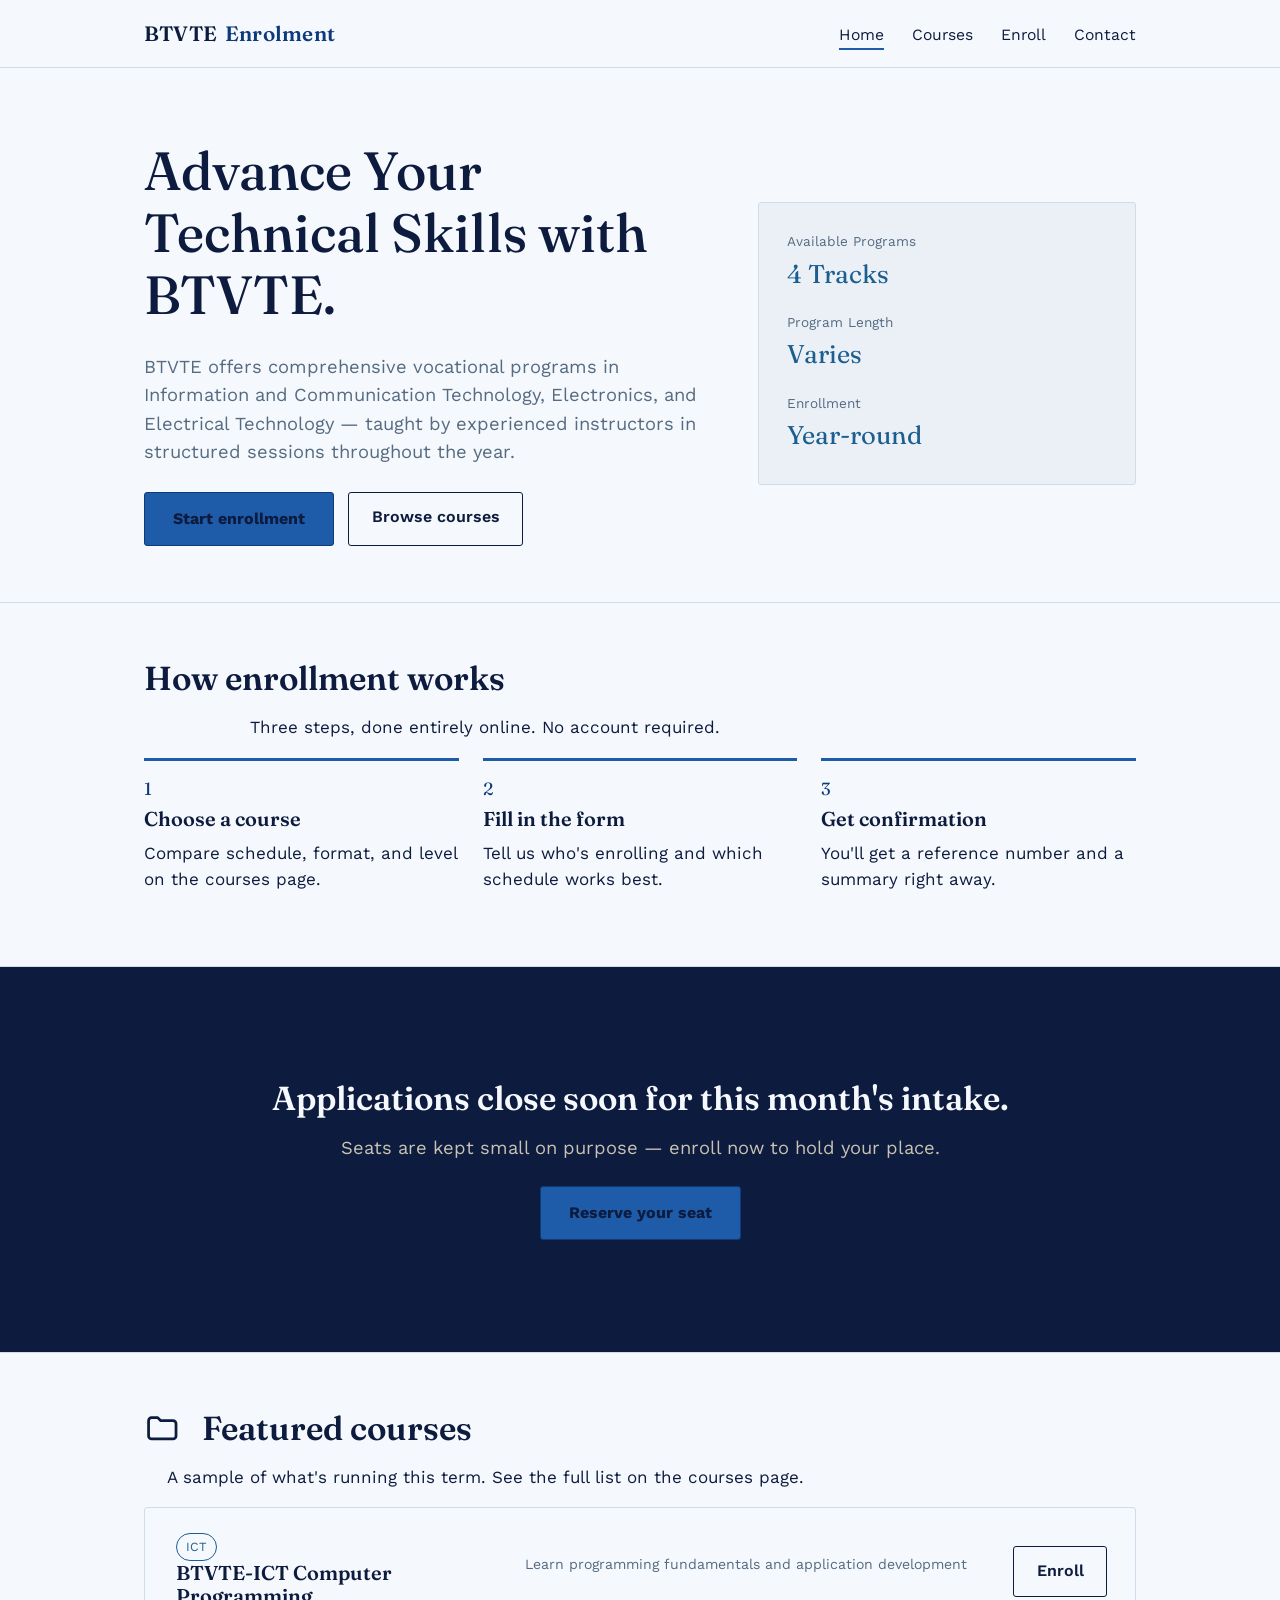
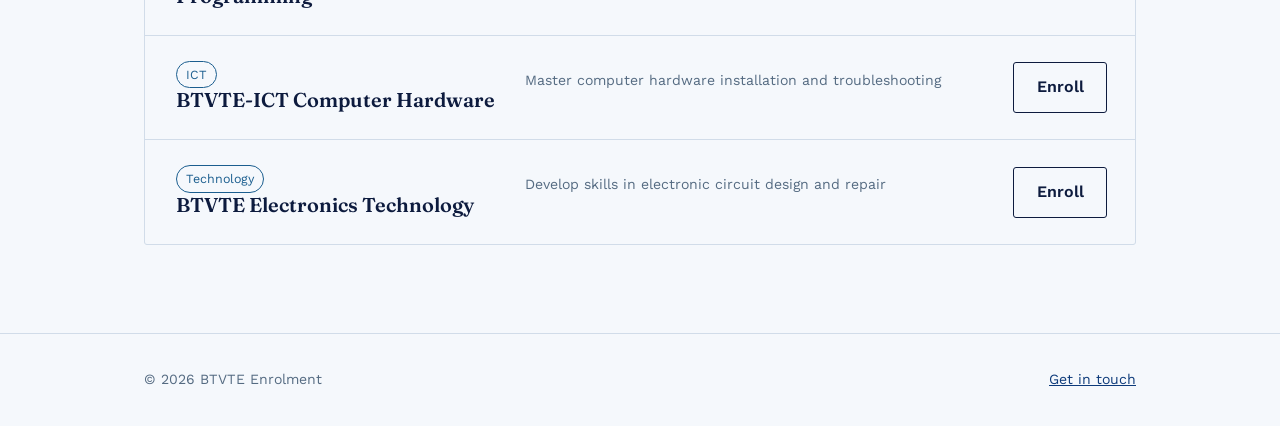
<file: index.html>
<!DOCTYPE html>
<html lang="en">
<head>
<meta charset="UTF-8">
<meta name="viewport" content="width=device-width, initial-scale=1.0">
<title>BTVTE ENROLLMENT PAGE</title>
<meta name="description" content="BTVTE Enrolment Page. Browse programs, apply online, and get instant confirmation.">
<link rel="preconnect" href="https://fonts.googleapis.com">
<link href="https://fonts.googleapis.com/css2?family=Fraunces:wght@500;600&family=Work+Sans:wght@400;500;600&display=swap" rel="stylesheet">
<link rel="stylesheet" href="css/styles.css">
</head>
<body>

<header class="site-header">
  <div class="wrap">
    <a class="brand" href="index.html">    BTVTE <span>Enrolment</span>  </a>
    <button class="nav-toggle" aria-label="Toggle navigation" aria-expanded="false">☰</button>
    <nav class="site-nav" aria-label="Primary">
      <ul>
        <li><a href="index.html">Home</a></li>
        <li><a href="courses.html">Courses</a></li>
        <li><a href="enroll.html">Enroll</a></li>
        <li><a href="contact.html">Contact</a></li>
      </ul>
    </nav>
  </div>
</header>

<main>
  <section class="hero">
    <div class="wrap">
      <div>
        <h1>Advance Your Technical Skills with BTVTE.</h1>
        <p class="lede">BTVTE offers comprehensive vocational programs in Information and Communication Technology, Electronics, and Electrical Technology — taught by experienced instructors in structured sessions throughout the year.</p>
        <div class="cta-row">
          <a class="btn btn-cta" href="enroll.html">Start enrollment</a>
          <a class="btn btn-ghost" href="courses.html">Browse courses</a>
        </div>
      </div>
      <div class="stat-card">
        <dl>
          <div>
            <dt>Available Programs</dt>
            <dd>4 Tracks</dd>
          </div>
          <div>
            <dt>Program Length</dt>
            <dd>Varies</dd>
          </div>
          <div>
            <dt>Enrollment</dt>
            <dd>Year-round</dd>
          </div>
        </dl>
      </div>
    </div>
  </section>

  <section class="section">
    <div class="wrap">
      <div class="section-head">
        <h2>How enrollment works</h2>
        <p>Three steps, done entirely online. No account required.</p>
      </div>
      <div class="steps">
        <div class="step">
          <span class="step-num">1</span>
          <h3>Choose a course</h3>
          <p>Compare schedule, format, and level on the courses page.</p>
        </div>
        <div class="step">
          <span class="step-num">2</span>
          <h3>Fill in the form</h3>
          <p>Tell us who's enrolling and which schedule works best.</p>
        </div>
        <div class="step">
          <span class="step-num">3</span>
          <h3>Get confirmation</h3>
          <p>You'll get a reference number and a summary right away.</p>
        </div>
      </div>
    </div>
  </section>

  <section class="section contrast-banner">
    <div class="wrap">
      <h2>Applications close soon for this month's intake.</h2>
      <p class="lede">Seats are kept small on purpose — enroll now to hold your place.</p>
      <a class="btn btn-cta" href="enroll.html">Reserve your seat</a>
    </div>
  </section>

  <section class="section">
    <div class="wrap">
      <div class="section-head">
        <h2>
          <svg class="icon" viewBox="0 0 24 24" fill="none" stroke="currentColor" stroke-width="1.8" stroke-linecap="round" stroke-linejoin="round" aria-hidden="true"><path d="M3 7a2 2 0 0 1 2-2h4l2 2h8a2 2 0 0 1 2 2v8a2 2 0 0 1-2 2H5a2 2 0 0 1-2-2V7z"/></svg>
          Featured courses
        </h2>
        <p>A sample of what's running this term. See the full list on the courses page.</p>
      </div>
      <div class="course-list">
        <div class="course-row">
          <div>
            <span class="tag">ICT</span>
            <h3>BTVTE-ICT Computer Programming</h3>
          </div>
          <p class="course-meta">Learn programming fundamentals and application development</p>
          <a class="btn btn-ghost" href="enroll.html">Enroll</a>
        </div>
        <div class="course-row">
          <div>
            <span class="tag">ICT</span>
            <h3>BTVTE-ICT Computer Hardware</h3>
          </div>
          <p class="course-meta">Master computer hardware installation and troubleshooting</p>
          <a class="btn btn-ghost" href="enroll.html">Enroll</a>
        </div>
        <div class="course-row">
          <div>
            <span class="tag">Technology</span>
            <h3>BTVTE Electronics Technology</h3>
          </div>
          <p class="course-meta">Develop skills in electronic circuit design and repair</p>
          <a class="btn btn-ghost" href="enroll.html">Enroll</a>
        </div>
      </div>
    </div>
  </section>
</main>

<footer class="site-footer">
  <div class="wrap">
    <span>© <span id="year"></span> BTVTE Enrolment</span>
    <span><a href="contact.html">Get in touch</a></span>
  </div>
</footer>

<script src="js/nav.js"></script>
</body>
</html>
</file>
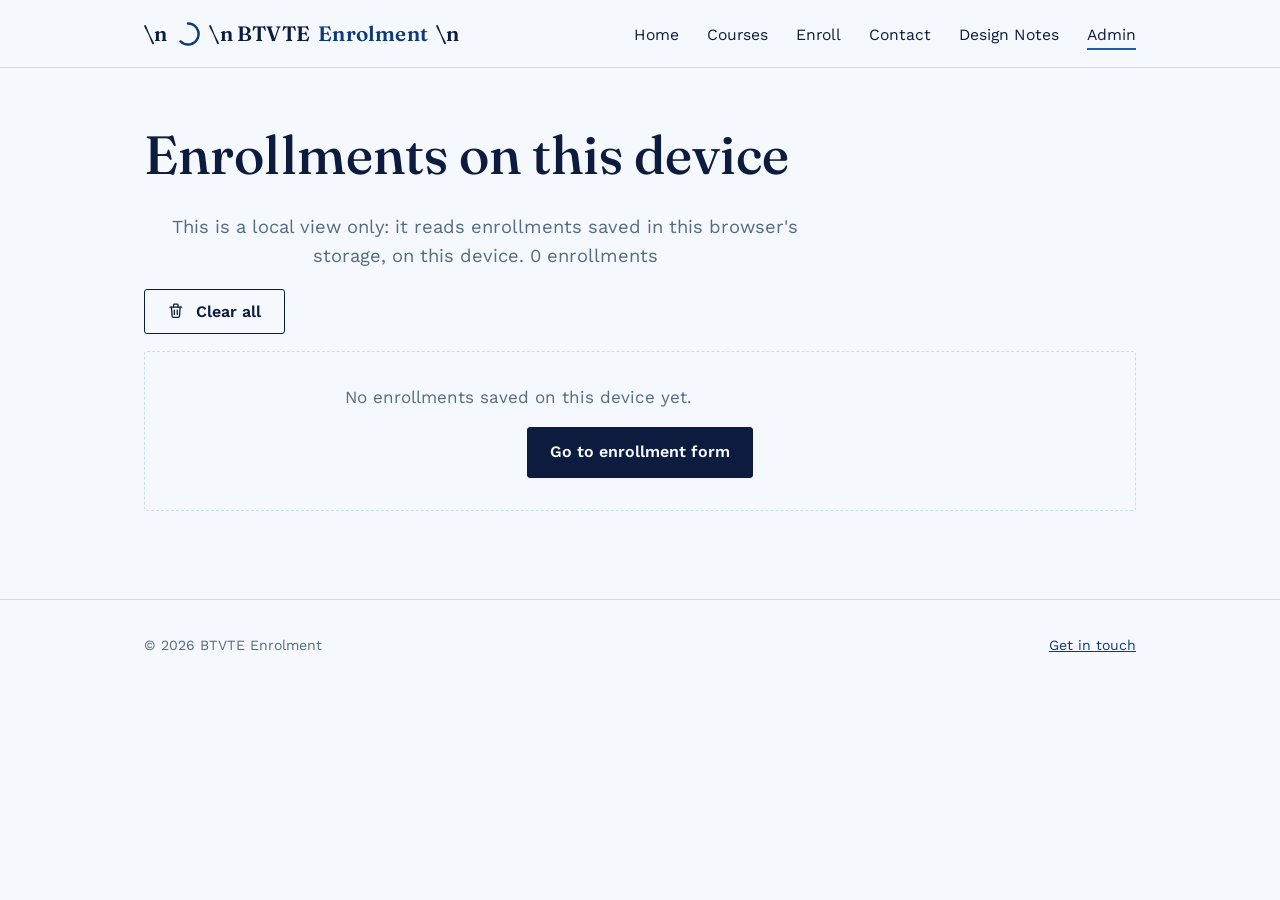
<file: admin.html>
<!DOCTYPE html>
<html lang="en">
<head>
<meta charset="UTF-8">
<meta name="viewport" content="width=device-width, initial-scale=1.0">
<title>Admin — BTVTE ENROLMENT PAGE</title>
<meta name="description" content="View enrollments stored on this device.">
<link rel="preconnect" href="https://fonts.googleapis.com">
<link href="https://fonts.googleapis.com/css2?family=Fraunces:wght@500;600&family=Work+Sans:wght@400;500;600&display=swap" rel="stylesheet">
<link rel="stylesheet" href="css/styles.css">
</head>
<body>

<header class="site-header">
  <div class="wrap">
    <a class="brand" href="index.html">\n      <svg class="logo-mark" width="26" height="26" viewBox="0 0 32 32" aria-hidden="true"><path d="M16 3a13 13 0 1 1 -9.2 22.2" fill="none" stroke="currentColor" stroke-width="3" stroke-linecap="round"/></svg>\n      BTVTE <span>Enrolment</span>\n    </a>
    <button class="nav-toggle" aria-label="Toggle navigation" aria-expanded="false">☰</button>
    <nav class="site-nav" aria-label="Primary">
      <ul>
        <li><a href="index.html">Home</a></li>
        <li><a href="courses.html">Courses</a></li>
        <li><a href="enroll.html">Enroll</a></li>
        <li><a href="contact.html">Contact</a></li>
        <li><a href="design-notes.html">Design Notes</a></li>
        <li><a href="admin.html">Admin</a></li>
      </ul>
    </nav>
  </div>
</header>

<main>
  <section class="section">
    <div class="wrap">
      <div class="section-head">
        <h1>Enrollments on this device</h1>
        <p class="lede">This is a local view only: it reads enrollments saved in this browser's storage, on this device. <span id="admin-count"></span></p>
      </div>

      <p>
        <button id="clear-all" class="btn btn-ghost">
          <svg class="icon" viewBox="0 0 24 24" fill="none" stroke="currentColor" stroke-width="1.8" stroke-linecap="round" stroke-linejoin="round" aria-hidden="true"><path d="M4 7h16"/><path d="M10 11v6"/><path d="M14 11v6"/><path d="M6 7l1 12a2 2 0 0 0 2 2h6a2 2 0 0 0 2-2l1-12"/><path d="M9 7V4a1 1 0 0 1 1-1h4a1 1 0 0 1 1 1v3"/></svg>
          Clear all
        </button>
      </p>

      <table id="admin-table" style="display:none;">
        <thead>
          <tr>
            <th>Reference</th>
            <th>Name</th>
            <th>Contact</th>
            <th>Program</th>
            <th>Schedule</th>
            <th>Submitted</th>
          </tr>
        </thead>
        <tbody id="admin-body"></tbody>
      </table>

      <div id="admin-empty" class="empty-state" style="display:none;">
        <p>No enrollments saved on this device yet.</p>
        <a class="btn btn-primary" href="enroll.html">Go to enrollment form</a>
      </div>
    </div>
  </section>
</main>

<footer class="site-footer">
  <div class="wrap">
    <span>© <span id="year"></span> BTVTE Enrolment</span>
    <span><a href="contact.html">Get in touch</a></span>
  </div>
</footer>

<script src="js/nav.js"></script>
<script src="js/admin.js"></script>
</body>
</html>
</file>
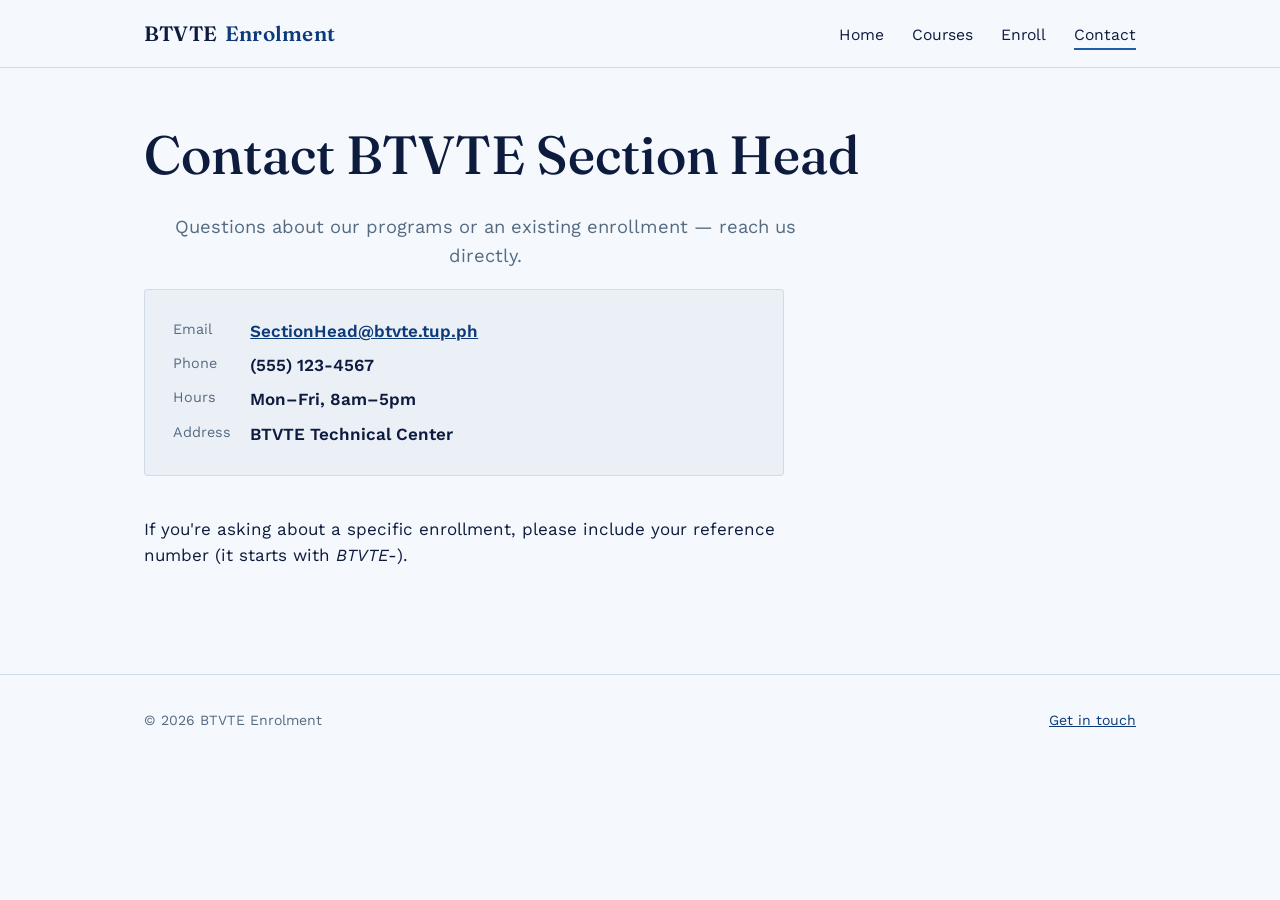
<file: contact.html>
<!DOCTYPE html>
<html lang="en">
<head>
<meta charset="UTF-8">
<meta name="viewport" content="width=device-width, initial-scale=1.0">
<title>Contact — BTVTE ENROLMENT PAGE</title>
<meta name="description" content="Get in touch with BTVTE.">
<link rel="preconnect" href="https://fonts.googleapis.com">
<link href="https://fonts.googleapis.com/css2?family=Fraunces:wght@500;600&family=Work+Sans:wght@400;500;600&display=swap" rel="stylesheet">
<link rel="stylesheet" href="css/styles.css">
</head>
<body>

<header class="site-header">
  <div class="wrap">
    <a class="brand" href="index.html">BTVTE <span>Enrolment</span></a>
    <button class="nav-toggle" aria-label="Toggle navigation" aria-expanded="false">☰</button>
    <nav class="site-nav" aria-label="Primary">
      <ul>
        <li><a href="index.html">Home</a></li>
        <li><a href="courses.html">Courses</a></li>
        <li><a href="enroll.html">Enroll</a></li>
        <li><a href="contact.html">Contact</a></li>
      </ul>
    </nav>
  </div>
</header>

<main>
  <section class="section">
    <div class="wrap">
      <div class="section-head">
        <h1>Contact BTVTE Section Head</h1>
        <p class="lede">Questions about our programs or an existing enrollment — reach us directly.</p>
      </div>

      <div class="summary-card">
        <dl>
          <dt>Email</dt>
          <dd><a href="mailto:info@btvte.example">SectionHead@btvte.tup.ph</a></dd>
          <dt>Phone</dt>
          <dd>(555) 123-4567</dd>
          <dt>Hours</dt>
          <dd>Mon–Fri, 8am–5pm</dd>
          <dt>Address</dt>
          <dd>BTVTE Technical Center</dd>
        </dl>
      </div>

      <p class="mt-lg">If you're asking about a specific enrollment, please include your reference number (it starts with <em>BTVTE-</em>).</p>
    </div>
  </section>
</main>

<footer class="site-footer">
  <div class="wrap">
    <span>© <span id="year"></span> BTVTE Enrolment</span>
    <span><a href="contact.html">Get in touch</a></span>
  </div>
</footer>

<script src="js/nav.js"></script>
</body>
</html>
</file>
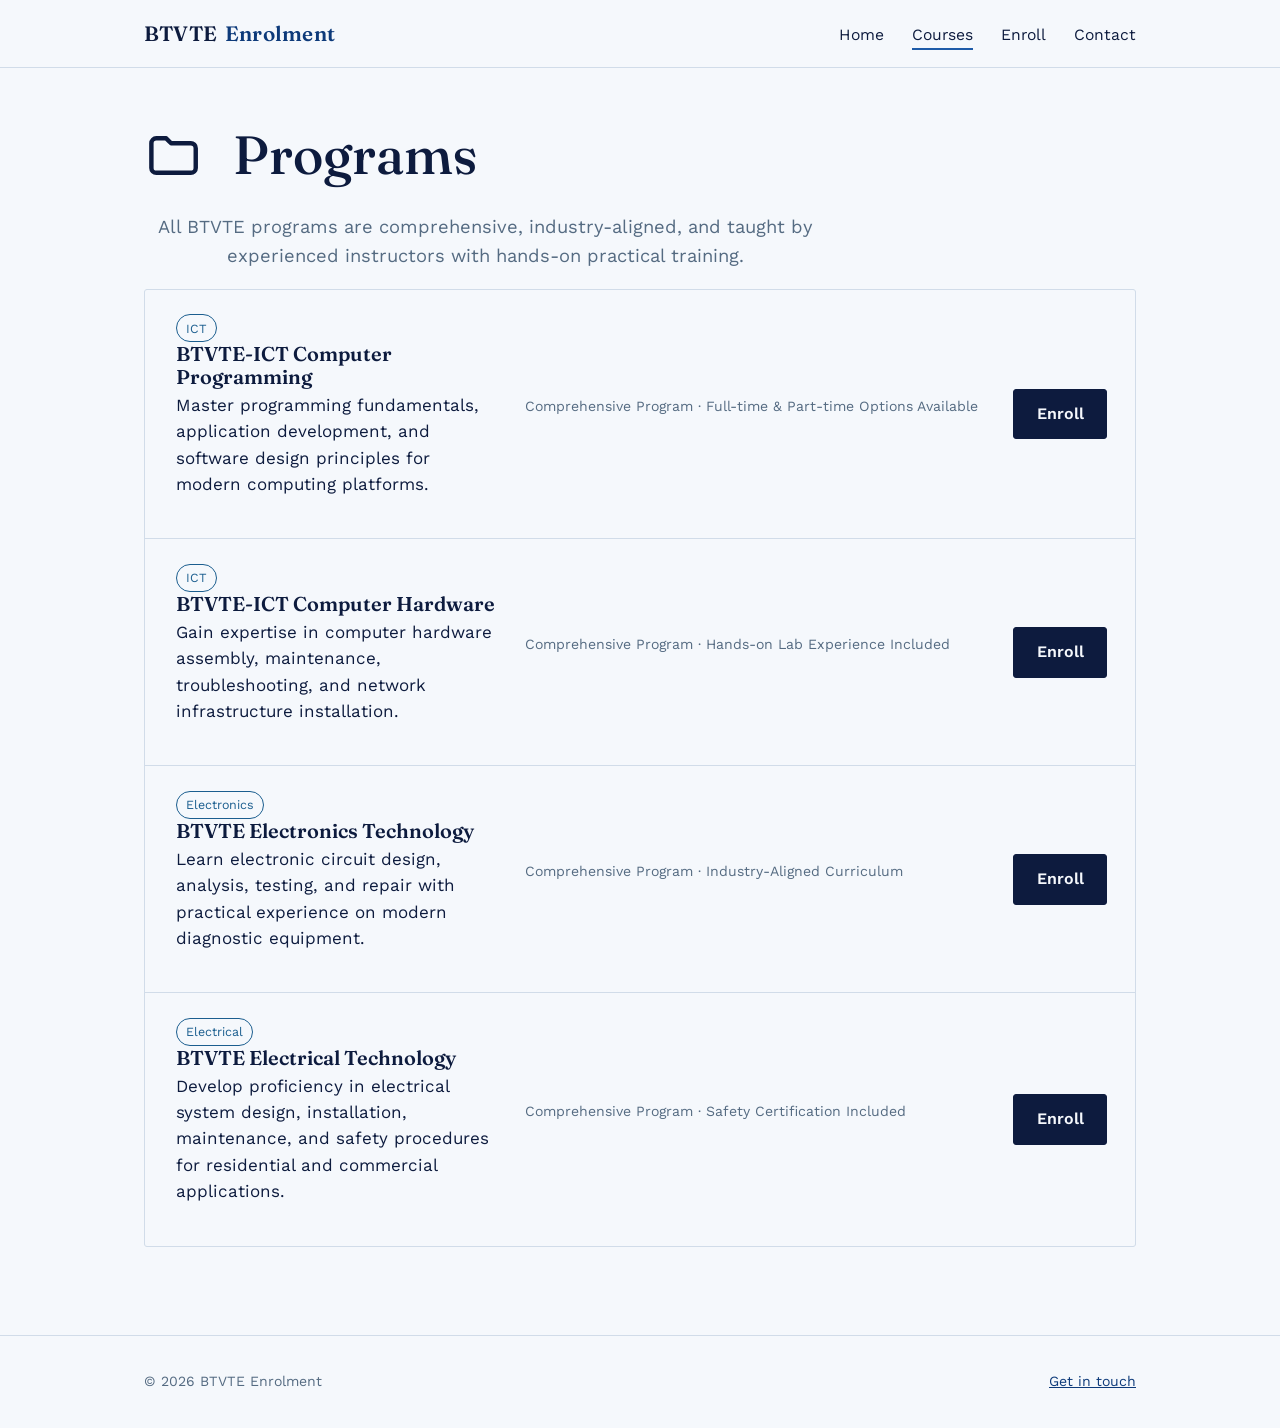
<file: courses.html>
<!DOCTYPE html>
<html lang="en">
<head>
<meta charset="UTF-8">
<meta name="viewport" content="width=device-width, initial-scale=1.0">
<title>Programs — BTVTE ENROLMENT PAGE</title>
<meta name="description" content="Browse all BTVTE programs in ICT, Electronics, and Electrical Technology.">
<link rel="preconnect" href="https://fonts.googleapis.com">
<link href="https://fonts.googleapis.com/css2?family=Fraunces:wght@500;600&family=Work+Sans:wght@400;500;600&display=swap" rel="stylesheet">
<link rel="stylesheet" href="css/styles.css">
</head>
<body>

<header class="site-header">
  <div class="wrap">
    <a class="brand" href="index.html">BTVTE <span>Enrolment</span> </a>
    <button class="nav-toggle" aria-label="Toggle navigation" aria-expanded="false">☰</button>
    <nav class="site-nav" aria-label="Primary">
      <ul>
        <li><a href="index.html">Home</a></li>
        <li><a href="courses.html">Courses</a></li>
        <li><a href="enroll.html">Enroll</a></li>
        <li><a href="contact.html">Contact</a></li>
      </ul>
    </nav>
  </div>
</header>

<main>
  <section class="section">
    <div class="wrap">
      <div class="section-head">
        <h1>
          <svg class="icon" viewBox="0 0 24 24" fill="none" stroke="currentColor" stroke-width="1.8" stroke-linecap="round" stroke-linejoin="round" aria-hidden="true"><path d="M3 7a2 2 0 0 1 2-2h4l2 2h8a2 2 0 0 1 2 2v8a2 2 0 0 1-2 2H5a2 2 0 0 1-2-2V7z"/></svg>
          Programs
        </h1>
        <p class="lede">All BTVTE programs are comprehensive, industry-aligned, and taught by experienced instructors with hands-on practical training.</p>
      </div>

      <div class="course-list">
        <div class="course-row">
          <div>
            <span class="tag">ICT</span>
            <h3>BTVTE-ICT Computer Programming</h3>
            <p>Master programming fundamentals, application development, and software design principles for modern computing platforms.</p>
          </div>
          <p class="course-meta">Comprehensive Program · Full-time &amp; Part-time Options Available</p>
          <a class="btn btn-primary" href="enroll.html">Enroll</a>
        </div>

        <div class="course-row">
          <div>
            <span class="tag">ICT</span>
            <h3>BTVTE-ICT Computer Hardware</h3>
            <p>Gain expertise in computer hardware assembly, maintenance, troubleshooting, and network infrastructure installation.</p>
          </div>
          <p class="course-meta">Comprehensive Program · Hands-on Lab Experience Included</p>
          <a class="btn btn-primary" href="enroll.html">Enroll</a>
        </div>

        <div class="course-row">
          <div>
            <span class="tag">Electronics</span>
            <h3>BTVTE Electronics Technology</h3>
            <p>Learn electronic circuit design, analysis, testing, and repair with practical experience on modern diagnostic equipment.</p>
          </div>
          <p class="course-meta">Comprehensive Program · Industry-Aligned Curriculum</p>
          <a class="btn btn-primary" href="enroll.html">Enroll</a>
        </div>

        <div class="course-row">
          <div>
            <span class="tag">Electrical</span>
            <h3>BTVTE Electrical Technology</h3>
            <p>Develop proficiency in electrical system design, installation, maintenance, and safety procedures for residential and commercial applications.</p>
          </div>
          <p class="course-meta">Comprehensive Program · Safety Certification Included</p>
          <a class="btn btn-primary" href="enroll.html">Enroll</a>
        </div>
      </div>
    </div>
  </section>
</main>

<footer class="site-footer">
  <div class="wrap">
    <span>© <span id="year"></span> BTVTE Enrolment</span>
    <span><a href="contact.html">Get in touch</a></span>
  </div>
</footer>

<script src="js/nav.js"></script>
</body>
</html>
</file>
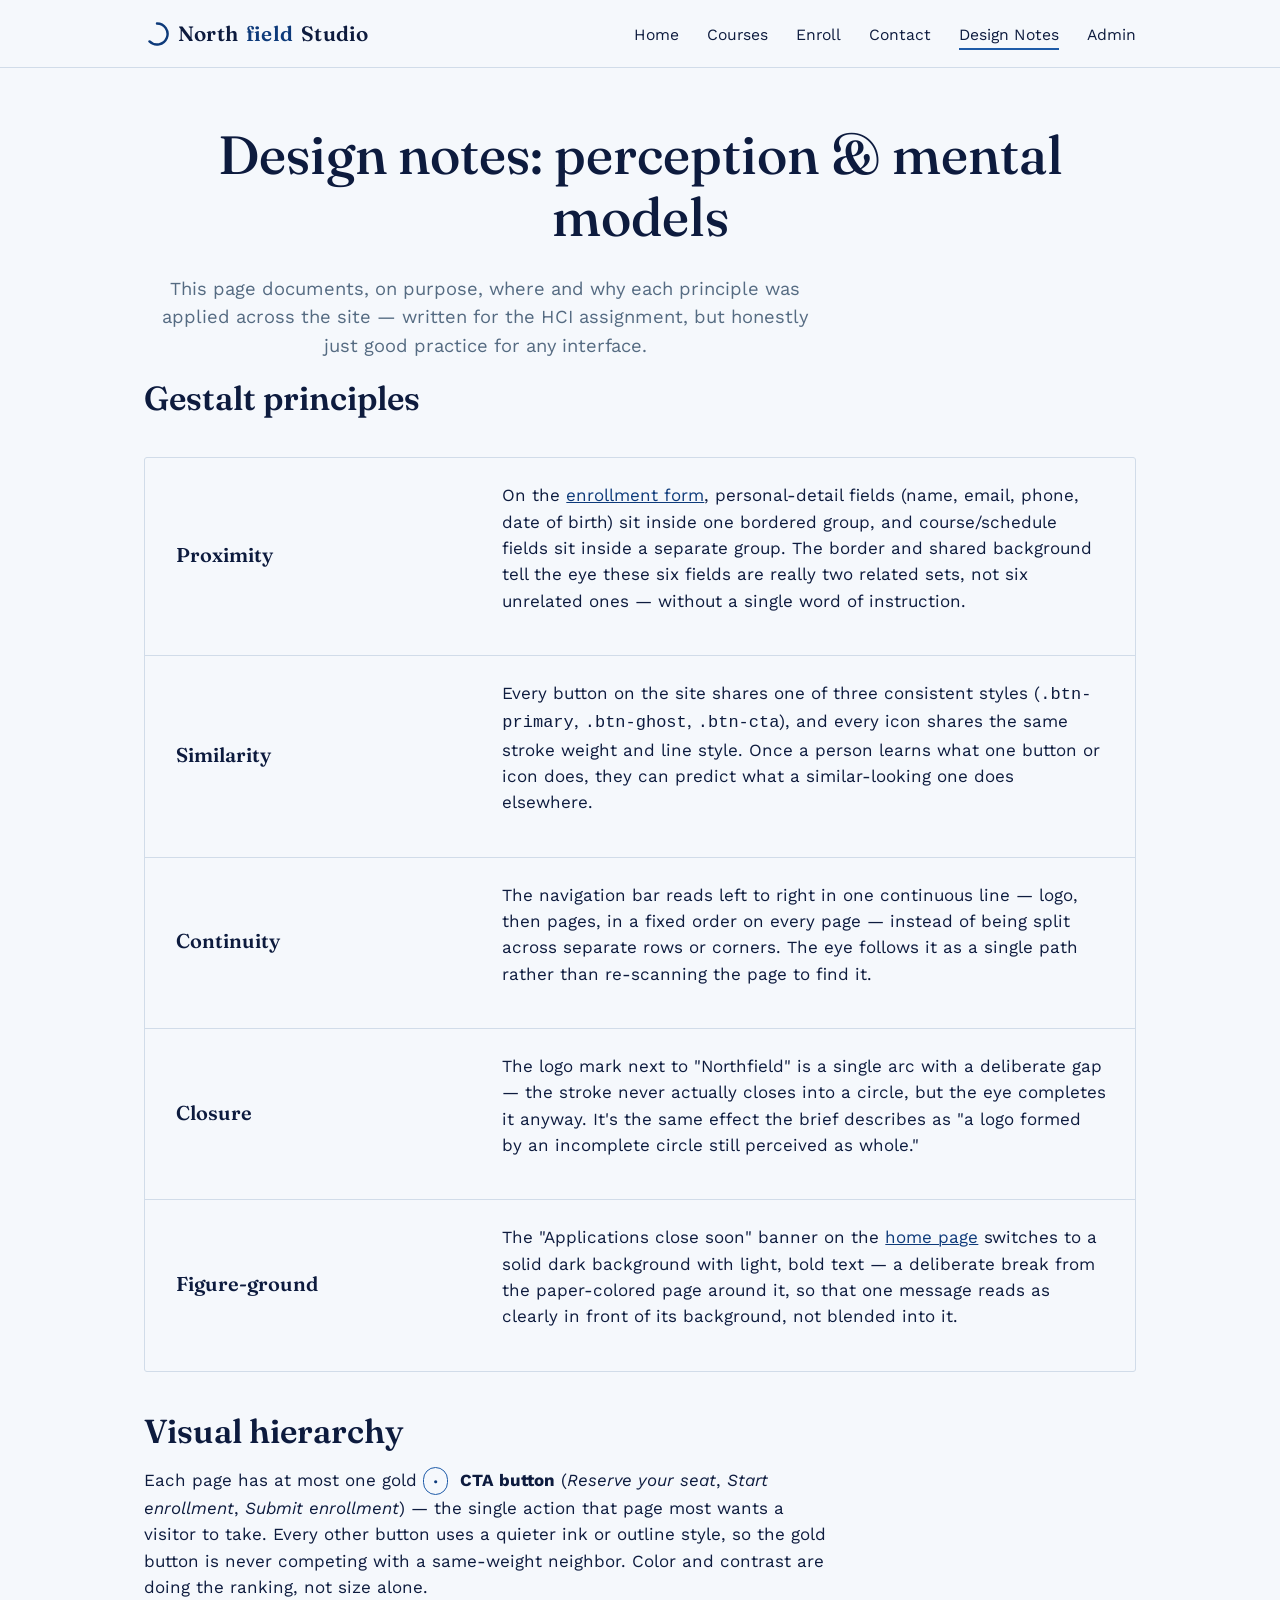
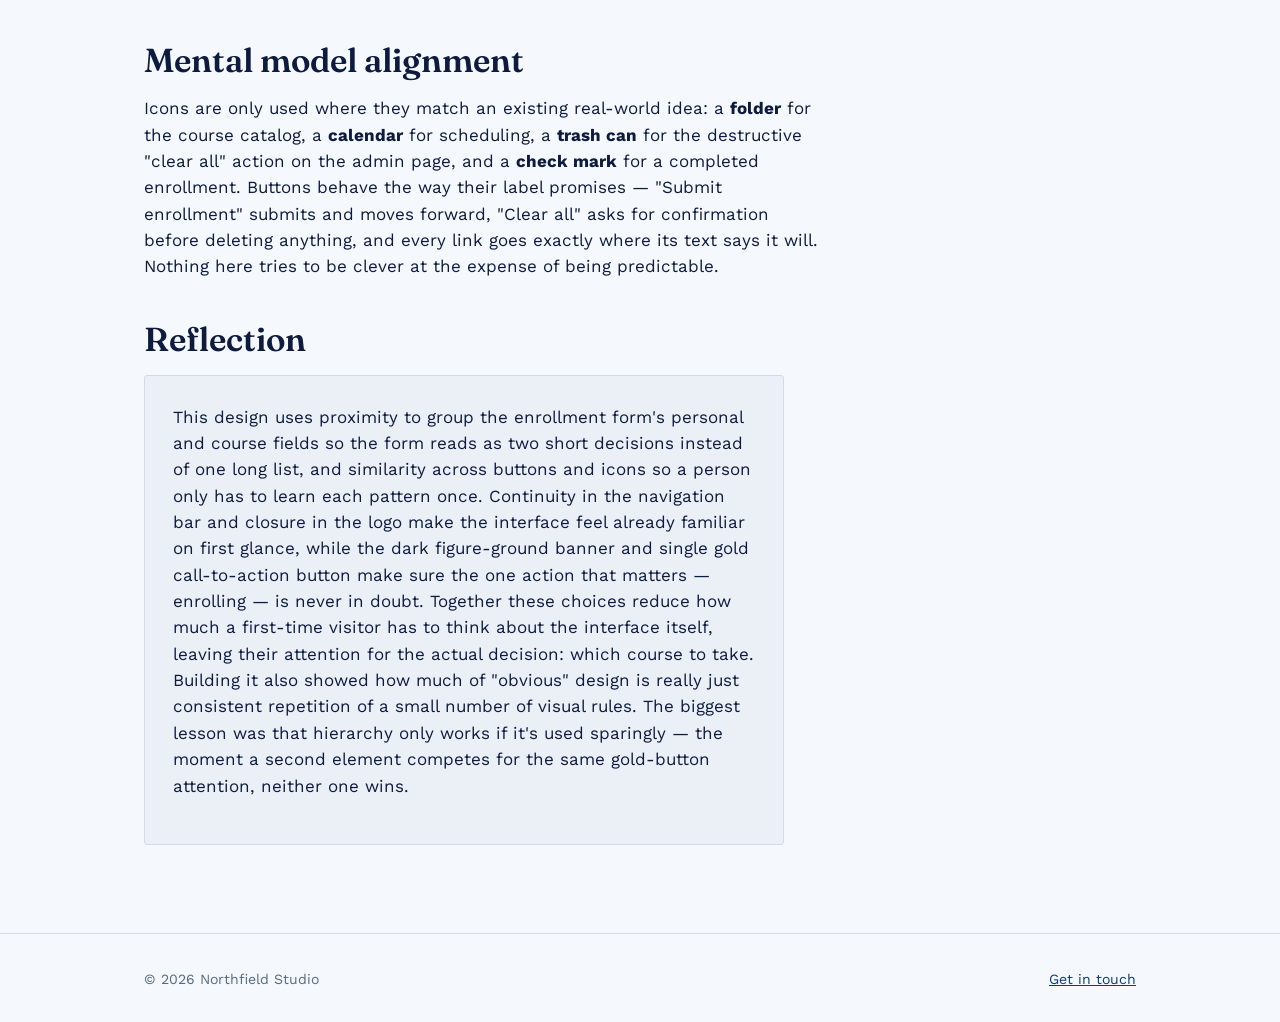
<file: design-notes.html>
<!DOCTYPE html>
<html lang="en">
<head>
<meta charset="UTF-8">
<meta name="viewport" content="width=device-width, initial-scale=1.0">
<title>Design Notes — Northfield Studio</title>
<meta name="description" content="How this enrollment site applies Gestalt principles, visual hierarchy, and mental models.">
<link rel="preconnect" href="https://fonts.googleapis.com">
<link href="https://fonts.googleapis.com/css2?family=Fraunces:wght@500;600&family=Work+Sans:wght@400;500;600&display=swap" rel="stylesheet">
<link rel="stylesheet" href="css/styles.css">
</head>
<body>

<header class="site-header">
  <div class="wrap">
    <a class="brand" href="index.html">
      <svg class="logo-mark" width="26" height="26" viewBox="0 0 32 32" aria-hidden="true"><path d="M16 3a13 13 0 1 1 -9.2 22.2" fill="none" stroke="currentColor" stroke-width="3" stroke-linecap="round"/></svg>
      North<span>field</span> Studio
    </a>
    <button class="nav-toggle" aria-label="Toggle navigation" aria-expanded="false">☰</button>
    <nav class="site-nav" aria-label="Primary">
      <ul>
        <li><a href="index.html">Home</a></li>
        <li><a href="courses.html">Courses</a></li>
        <li><a href="enroll.html">Enroll</a></li>
        <li><a href="contact.html">Contact</a></li>
        <li><a href="design-notes.html">Design Notes</a></li>
        <li><a href="admin.html">Admin</a></li>
      </ul>
    </nav>
  </div>
</header>

<main>
  <section class="section">
    <div class="wrap">
      <div class="section-head">
        <h1>Design notes: perception &amp; mental models</h1>
        <p class="lede">This page documents, on purpose, where and why each principle was applied across the site — written for the HCI assignment, but honestly just good practice for any interface.</p>
      </div>

      <h2>Gestalt principles</h2>
      <div class="course-list mt-lg">
        <div class="course-row" style="grid-template-columns: 1fr 2fr;">
          <h3>Proximity</h3>
          <p>On the <a href="enroll.html">enrollment form</a>, personal-detail fields (name, email, phone, date of birth) sit inside one bordered group, and course/schedule fields sit inside a separate group. The border and shared background tell the eye these six fields are really two related sets, not six unrelated ones — without a single word of instruction.</p>
        </div>
        <div class="course-row" style="grid-template-columns: 1fr 2fr;">
          <h3>Similarity</h3>
          <p>Every button on the site shares one of three consistent styles (<code>.btn-primary</code>, <code>.btn-ghost</code>, <code>.btn-cta</code>), and every icon shares the same stroke weight and line style. Once a person learns what one button or icon does, they can predict what a similar-looking one does elsewhere.</p>
        </div>
        <div class="course-row" style="grid-template-columns: 1fr 2fr;">
          <h3>Continuity</h3>
          <p>The navigation bar reads left to right in one continuous line — logo, then pages, in a fixed order on every page — instead of being split across separate rows or corners. The eye follows it as a single path rather than re-scanning the page to find it.</p>
        </div>
        <div class="course-row" style="grid-template-columns: 1fr 2fr;">
          <h3>Closure</h3>
          <p>The logo mark next to "Northfield" is a single arc with a deliberate gap — the stroke never actually closes into a circle, but the eye completes it anyway. It's the same effect the brief describes as "a logo formed by an incomplete circle still perceived as whole."</p>
        </div>
        <div class="course-row" style="grid-template-columns: 1fr 2fr;">
          <h3>Figure-ground</h3>
          <p>The "Applications close soon" banner on the <a href="index.html">home page</a> switches to a solid dark background with light, bold text — a deliberate break from the paper-colored page around it, so that one message reads as clearly in front of its background, not blended into it.</p>
        </div>
      </div>

      <h2 class="mt-lg">Visual hierarchy</h2>
      <p>Each page has at most one gold <span class="tag" style="border-color:var(--gold); color:var(--gold-deep);">•</span> <strong>CTA button</strong> (<em>Reserve your seat</em>, <em>Start enrollment</em>, <em>Submit enrollment</em>) — the single action that page most wants a visitor to take. Every other button uses a quieter ink or outline style, so the gold button is never competing with a same-weight neighbor. Color and contrast are doing the ranking, not size alone.</p>

      <h2 class="mt-lg">Mental model alignment</h2>
      <p>Icons are only used where they match an existing real-world idea: a <strong>folder</strong> for the course catalog, a <strong>calendar</strong> for scheduling, a <strong>trash can</strong> for the destructive "clear all" action on the admin page, and a <strong>check mark</strong> for a completed enrollment. Buttons behave the way their label promises — "Submit enrollment" submits and moves forward, "Clear all" asks for confirmation before deleting anything, and every link goes exactly where its text says it will. Nothing here tries to be clever at the expense of being predictable.</p>

      <h2 class="mt-lg">Reflection</h2>
      <div class="summary-card">
        <p style="max-width:70ch;">This design uses proximity to group the enrollment form's personal and course fields so the form reads as two short decisions instead of one long list, and similarity across buttons and icons so a person only has to learn each pattern once. Continuity in the navigation bar and closure in the logo make the interface feel already familiar on first glance, while the dark figure-ground banner and single gold call-to-action button make sure the one action that matters — enrolling — is never in doubt. Together these choices reduce how much a first-time visitor has to think about the interface itself, leaving their attention for the actual decision: which course to take. Building it also showed how much of "obvious" design is really just consistent repetition of a small number of visual rules. The biggest lesson was that hierarchy only works if it's used sparingly — the moment a second element competes for the same gold-button attention, neither one wins.</p>
      </div>
    </div>
  </section>
</main>

<footer class="site-footer">
  <div class="wrap">
    <span>© <span id="year"></span> Northfield Studio</span>
    <span><a href="contact.html">Get in touch</a></span>
  </div>
</footer>

<script src="js/nav.js"></script>
</body>
</html>
</file>
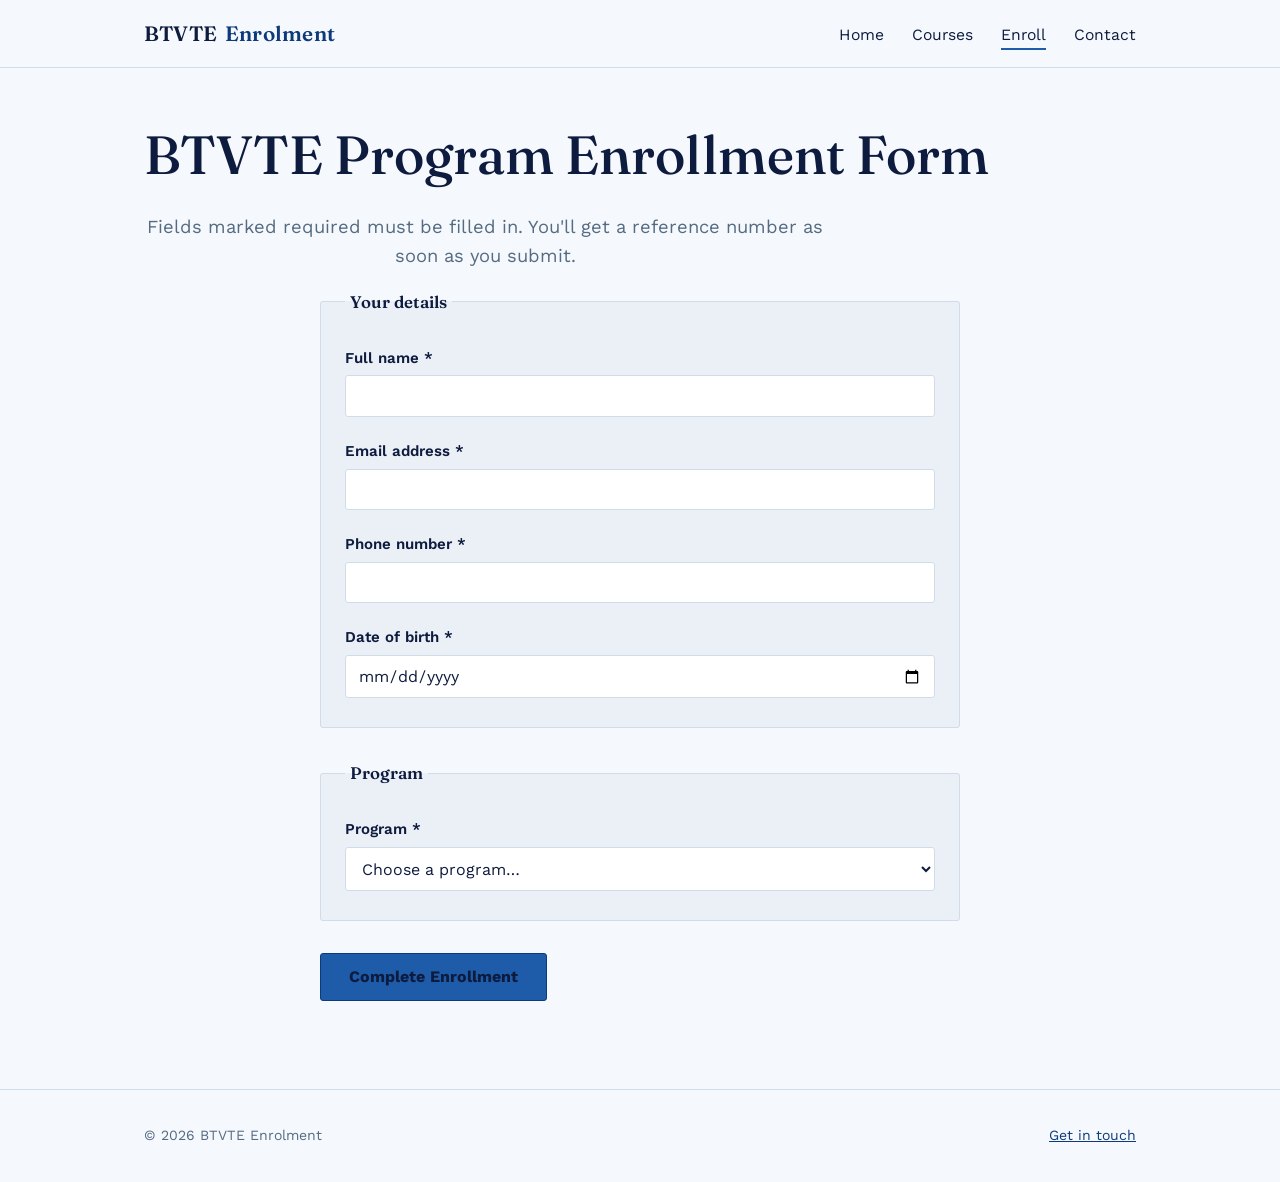
<file: enroll.html>
<!DOCTYPE html>
<html lang="en">
<head>
<meta charset="UTF-8">
<meta name="viewport" content="width=device-width, initial-scale=1.0">
<title>Enroll — BTVTE ENROLMENT PAGE</title>
<meta name="description" content="Complete your enrollment for a BTVTE program.">
<link rel="preconnect" href="https://fonts.googleapis.com">
<link href="https://fonts.googleapis.com/css2?family=Fraunces:wght@500;600&family=Work+Sans:wght@400;500;600&display=swap" rel="stylesheet">
<link rel="stylesheet" href="css/styles.css">
</head>
<body>

<header class="site-header">
  <div class="wrap">
    <a class="brand" href="index.html">BTVTE <span>Enrolment</span>  </a>
    <button class="nav-toggle" aria-label="Toggle navigation" aria-expanded="false">☰</button>
    <nav class="site-nav" aria-label="Primary">
      <ul>
        <li><a href="index.html">Home</a></li>
        <li><a href="courses.html">Courses</a></li>
        <li><a href="enroll.html">Enroll</a></li>
        <li><a href="contact.html">Contact</a></li>
      </ul>
    </nav>
  </div>
</header>

<main>
  <section class="section">
    <div class="wrap">
      <div class="section-head">
        <h1>BTVTE Program Enrollment Form</h1>
        <p class="lede">Fields marked required must be filled in. You'll get a reference number as soon as you submit.</p>
      </div>

      <noscript>
        <div class="form-status show error">
          This form needs JavaScript enabled to validate and submit. Please enable JavaScript in your browser and reload the page.
        </div>
      </noscript>

      <div id="form-status" class="form-status" role="alert" aria-live="polite"></div>

      <form id="enroll-form" novalidate>

        <!-- Proximity: personal-detail fields are grouped inside one bordered
             block, set apart from the course/schedule block below, so the eye
             reads them as one related unit rather than six loose fields. -->
        <fieldset class="field-group">
          <legend>Your details</legend>

          <div class="field">
            <label for="fullName">Full name <span aria-hidden="true">*</span></label>
            <input type="text" id="fullName" name="fullName" autocomplete="name" required>
            <p class="error-text">This field is required.</p>
          </div>

          <div class="field">
            <label for="email">Email address <span aria-hidden="true">*</span></label>
            <input type="email" id="email" name="email" autocomplete="email" required>
            <p class="error-text">This field is required.</p>
          </div>

          <div class="field">
            <label for="phone">Phone number <span aria-hidden="true">*</span></label>
            <input type="tel" id="phone" name="phone" autocomplete="tel" required>
            <p class="error-text">This field is required.</p>
          </div>

          <div class="field">
            <label for="dob">Date of birth <span aria-hidden="true">*</span></label>
            <input type="date" id="dob" name="dob" autocomplete="bday" required>
            <p class="error-text">This field is required.</p>
          </div>
        </fieldset>

        <!-- A second, separate group for course + schedule choices — a
             different kind of decision from "who is this", so it gets its
             own visual boundary rather than blending into the group above. -->
        <fieldset class="field-group">
          <legend>Program</legend>

          <div class="field">
            <label for="course">Program <span aria-hidden="true">*</span></label>
            <select id="course" name="course" required>
              <option value="" selected disabled>Choose a program…</option>
              <option>BTVTE-ICT Computer Programming</option>
              <option>BTVTE-ICT Computer Hardware</option>
              <option>BTVTE Electronics Technology</option>
              <option>BTVTE Electrical Technology</option>
            </select>
            <p class="error-text">Please choose a program.</p>
          </div>
        </fieldset>

        <!-- Final action group: kept visually apart from the input groups
             above, so the last thing the eye lands on before submitting is
             the agreement checkbox and the one call-to-action button. -->


        <button type="submit" class="btn btn-cta">Complete Enrollment</button>
      </form>
    </div>
  </section>
</main>

<footer class="site-footer">
  <div class="wrap">
    <span>© <span id="year"></span> BTVTE Enrolment</span>
    <span><a href="contact.html">Get in touch</a></span>
  </div>
</footer>

<script src="js/nav.js"></script>
<script src="js/validate.js"></script>
<script src="js/enroll.js"></script>
</body>
</html>
</file>
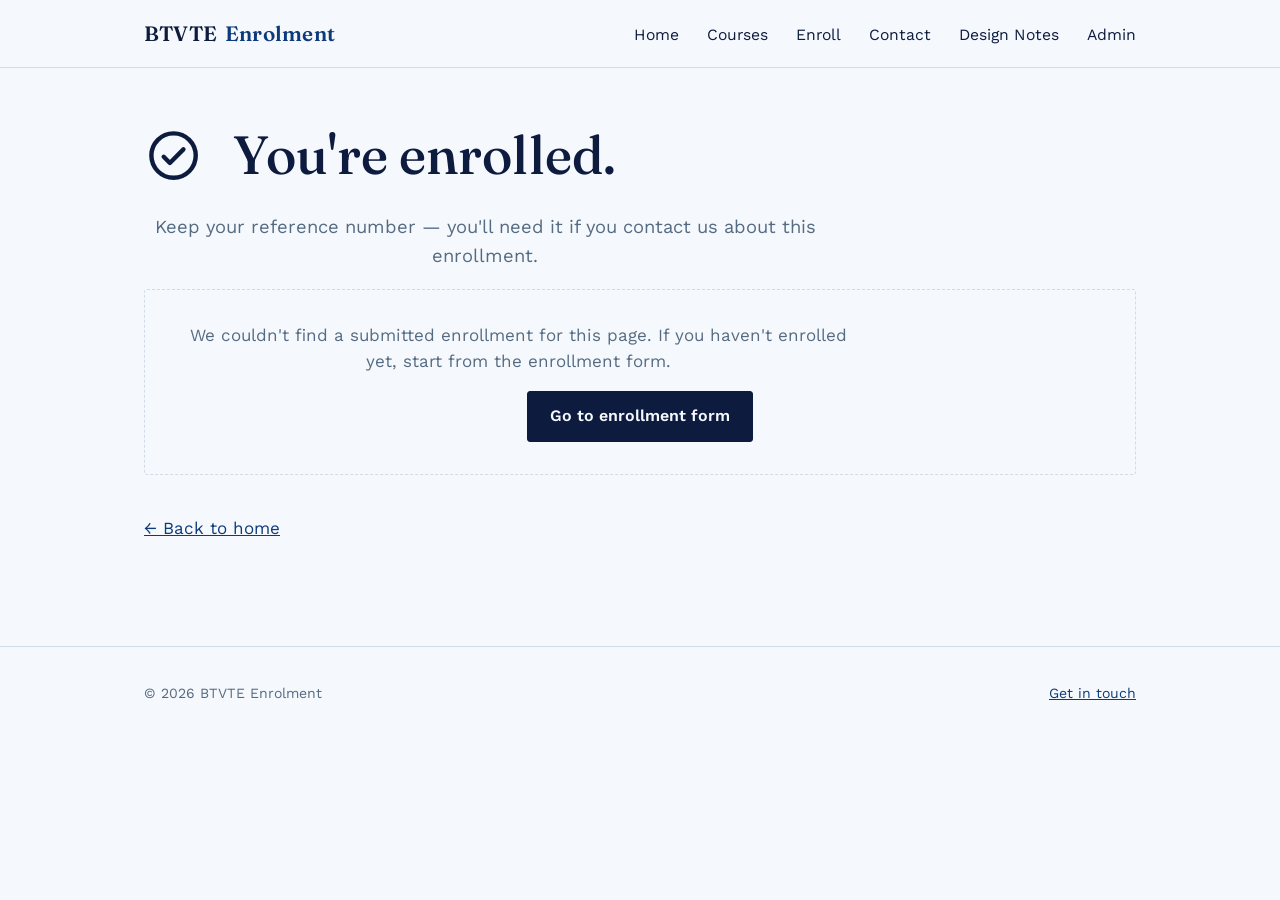
<file: success.html>
<!DOCTYPE html>
<html lang="en">
<head>
<meta charset="UTF-8">
<meta name="viewport" content="width=device-width, initial-scale=1.0">
<title>Enrollment confirmed — BTVTE ENROLMENT PAGE</title>
<meta name="description" content="Your BTVTE enrollment is confirmed.">
<link rel="preconnect" href="https://fonts.googleapis.com">
<link href="https://fonts.googleapis.com/css2?family=Fraunces:wght@500;600&family=Work+Sans:wght@400;500;600&display=swap" rel="stylesheet">
<link rel="stylesheet" href="css/styles.css">
</head>
<body>

<header class="site-header">
  <div class="wrap">
    <a class="brand" href="index.html">BTVTE <span>Enrolment</span>
    </a>
    <button class="nav-toggle" aria-label="Toggle navigation" aria-expanded="false">☰</button>
    <nav class="site-nav" aria-label="Primary">
      <ul>
        <li><a href="index.html">Home</a></li>
        <li><a href="courses.html">Courses</a></li>
        <li><a href="enroll.html">Enroll</a></li>
        <li><a href="contact.html">Contact</a></li>
        <li><a href="design-notes.html">Design Notes</a></li>
        <li><a href="admin.html">Admin</a></li>
      </ul>
    </nav>
  </div>
</header>

<main>
  <section class="section">
    <div class="wrap">
      <div class="section-head">
        <h1>
          <svg class="icon" viewBox="0 0 24 24" fill="none" stroke="currentColor" stroke-width="1.8" stroke-linecap="round" stroke-linejoin="round" aria-hidden="true"><circle cx="12" cy="12" r="9"/><path d="M8 12.5l2.5 2.5L16 9.5"/></svg>
          You're enrolled.
        </h1>
        <p class="lede">Keep your reference number — you'll need it if you contact us about this enrollment.</p>
      </div>

      <div id="summary-mount" class="summary-card"></div>

      <div id="summary-empty" class="empty-state" style="display:none;">
        <p>We couldn't find a submitted enrollment for this page. If you haven't enrolled yet, start from the enrollment form.</p>
        <a class="btn btn-primary" href="enroll.html">Go to enrollment form</a>
      </div>

      <p class="mt-lg"><a href="index.html">← Back to home</a></p>
    </div>
  </section>
</main>

<footer class="site-footer">
  <div class="wrap">
    <span>© <span id="year"></span> BTVTE Enrolment</span>
    <span><a href="contact.html">Get in touch</a></span>
  </div>
</footer>

<script src="js/nav.js"></script>
<script src="js/success.js"></script>
</body>
</html>
</file>
<file: css/styles.css>
/* =========================================================
   Northfield Studio — Enrollment Site
   Design tokens
   ========================================================= */
:root {
  --ink: #0D1B3E;
  --paper: #F5F8FC;
  --paper-dim: #EBF0F7;
  --gold: #1E5BA8;
  --gold-deep: #0D3A7A;
  --teal: #1B5E8F;
  --line: #D1DCE9;
  --muted: #556B82;
  --danger: #D32F2F;
  --radius: 3px;

  --font-display: "Fraunces", "Iowan Old Style", "Palatino Linotype", Georgia, serif;
  --font-body: "Work Sans", "Segoe UI", system-ui, -apple-system, sans-serif;

  --max-width: 1040px;
}

* { box-sizing: border-box; }

html { scroll-behavior: smooth; }

body {
  margin: 0;
  background: var(--paper);
  color: var(--ink);
  font-family: var(--font-body);
  font-size: 17px;
  line-height: 1.55;
  -webkit-font-smoothing: antialiased;
}

img, svg { max-width: 100%; display: block; }

a { color: var(--gold-deep); text-decoration-thickness: 1px; }
a:hover { color: var(--ink); }

:focus-visible {
  outline: 2px solid var(--teal);
  outline-offset: 3px;
}

h1, h2, h3, h4 {
  font-family: var(--font-display);
  font-weight: 600;
  line-height: 1.15;
  margin: 0 0 0.5em;
  color: var(--ink);
}

h1 { font-size: clamp(2.1rem, 4.2vw, 3.4rem); font-weight: 500; }
h2 { font-size: clamp(1.5rem, 2.6vw, 2.1rem); }
h3 { font-size: 1.25rem; }

p { margin: 0 0 1em; max-width: 62ch; }
p.lede { font-size: 1.15rem; color: var(--muted); }

.wrap {
  max-width: var(--max-width);
  margin: 0 auto;
  padding: 0 1.5rem;
}

/* ---------- Header / Nav ---------- */
.site-header {
  border-bottom: 1px solid var(--line);
  background: var(--paper);
  position: sticky;
  top: 0;
  z-index: 50;
}

.site-header .wrap {
  display: flex;
  align-items: center;
  justify-content: space-between;
  padding-top: 1.1rem;
  padding-bottom: 1.1rem;
}

.brand {
  display: inline-flex;
  align-items: center;
  gap: 0.5rem;
  font-family: var(--font-display);
  font-size: 1.3rem;
  font-weight: 600;
  color: var(--ink);
  text-decoration: none;
  letter-spacing: 0.01em;
}
.brand span { color: var(--gold-deep); }

/* Logo mark: an arc with a deliberate gap — closure makes the eye complete
   the circle even though the stroke never fully connects. */
.logo-mark {
  color: var(--gold-deep);
  flex-shrink: 0;
}

.nav-toggle {
  display: none;
  background: none;
  border: 1px solid var(--line);
  border-radius: var(--radius);
  padding: 0.4rem 0.6rem;
  font-size: 1rem;
  cursor: pointer;
}

.site-nav ul {
  list-style: none;
  display: flex;
  gap: 1.75rem;
  margin: 0;
  padding: 0;
}

.site-nav a {
  color: var(--ink);
  text-decoration: none;
  font-size: 0.98rem;
  padding-bottom: 4px;
  border-bottom: 2px solid transparent;
  transition: border-color 0.15s ease;
}

.site-nav a:hover,
.site-nav a[aria-current="page"] {
  border-bottom-color: var(--gold);
}

/* ---------- Buttons ---------- */
.btn {
  display: inline-block;
  font-family: var(--font-body);
  font-size: 1rem;
  font-weight: 600;
  padding: 0.75rem 1.4rem;
  border-radius: var(--radius);
  border: 1px solid var(--ink);
  text-decoration: none;
  cursor: pointer;
  transition: transform 0.12s ease, background 0.12s ease, color 0.12s ease;
}

.btn-primary {
  background: var(--ink);
  color: var(--paper);
}
.btn-primary:hover { background: var(--gold-deep); border-color: var(--gold-deep); color: #fff; }

.btn-ghost {
  background: transparent;
  color: var(--ink);
}
.btn-ghost:hover { background: var(--paper-dim); }

/* The one call-to-action per page that should win the eye first:
   strongest color + contrast, reserved for the single most important
   action (start enrolling / submit the form). */
.btn-cta {
  background: var(--gold);
  color: var(--ink);
  border-color: var(--gold-deep);
  font-weight: 700;
  padding: 0.85rem 1.75rem;
  box-shadow: 0 0 0 0 rgba(143, 99, 30, 0);
  transition: transform 0.12s ease, background 0.12s ease, box-shadow 0.18s ease, color 0.12s ease;
}
.btn-cta:hover {
  background: var(--gold-deep);
  color: #fff;
  box-shadow: 0 6px 16px rgba(143, 99, 30, 0.32);
}

.btn:active { transform: translateY(1px); }

.icon {
  width: 1.1em;
  height: 1.1em;
  vertical-align: -0.15em;
  margin-right: 0.4em;
  display: inline-block;
}

/* ---------- Hero ---------- */
.hero {
  padding: 4.5rem 0 3.5rem;
  border-bottom: 1px solid var(--line);
}

.hero .wrap {
  display: grid;
  grid-template-columns: 1.2fr 0.8fr;
  gap: 3rem;
  align-items: center;
}

.hero .stat-card {
  border: 1px solid var(--line);
  border-radius: var(--radius);
  padding: 1.75rem;
  background: var(--paper-dim);
}

.hero .stat-card dl {
  margin: 0;
  display: grid;
  gap: 1.1rem;
}

.hero .stat-card dt {
  font-size: 0.85rem;
  color: var(--muted);
  margin-bottom: 0.15rem;
}

.hero .stat-card dd {
  margin: 0;
  font-family: var(--font-display);
  font-size: 1.6rem;
  color: var(--teal);
}

.cta-row { display: flex; gap: 0.9rem; flex-wrap: wrap; margin-top: 1.6rem; }

/* ---------- Sections ---------- */
.section { padding: 3.5rem 0; }
.section + .section { border-top: 1px solid var(--line); }
.section-head {
  margin-left: auto;
  margin-right: auto;
  text-align: center;
}
/* Center the form element */
form#enroll-form {
  margin-left: auto;
  margin-right: auto;
}
.section-head h1, .section-head h2 { display: flex; align-items: center; gap: 0.5rem; }

/* Figure-ground: bold light text set against a solid dark field, so the
   message reads as clearly foreground against background — no gradients
   or texture competing for attention. */
.contrast-banner {
  background: var(--ink);
  color: var(--paper);
}
.contrast-banner h2 { color: var(--paper); }
.contrast-banner p { color: #C9C2B2; }
.contrast-banner .wrap { text-align: center; padding: 3.5rem 1.5rem; }
.contrast-banner p.lede { margin: 0 auto 1.5rem; }

/* ---------- Course list (flat rows, not cards-with-shadow) ---------- */
.course-list {
  display: grid;
  gap: 1px;
  background: var(--line);
  border: 1px solid var(--line);
  border-radius: var(--radius);
  overflow: hidden;
}

.course-row {
  background: var(--paper);
  padding: 1.5rem 1.75rem;
  display: grid;
  grid-template-columns: 1.4fr 2fr auto;
  gap: 1.5rem;
  align-items: center;
  border-left: 3px solid transparent;
}

.course-row:hover { border-left-color: var(--gold); background: var(--paper-dim); }

.course-row h3 { margin-bottom: 0.25rem; }
.course-meta { font-size: 0.88rem; color: var(--muted); }

.tag {
  display: inline-block;
  font-size: 0.78rem;
  padding: 0.2rem 0.55rem;
  border: 1px solid var(--teal);
  color: var(--teal);
  border-radius: 999px;
  margin-right: 0.4rem;
}

/* ---------- Steps ---------- */
.steps { display: grid; gap: 1.5rem; grid-template-columns: repeat(3, 1fr); }
.step {
  border-top: 3px solid var(--gold);
  padding-top: 0.9rem;
}
.step .step-num {
  font-family: var(--font-display);
  color: var(--gold-deep);
  font-size: 1.1rem;
  display: block;
  margin-bottom: 0.3rem;
}

/* ---------- Forms ---------- */
form { max-width: 640px; }

.field { margin-bottom: 1.4rem; }

label {
  display: block;
  font-weight: 600;
  font-size: 0.94rem;
  margin-bottom: 0.35rem;
}

.hint { font-size: 0.82rem; color: var(--muted); margin-top: 0.3rem; }

input[type="text"],
input[type="email"],
input[type="tel"],
input[type="date"],
select,
textarea {
  width: 100%;
  font-family: var(--font-body);
  font-size: 1rem;
  padding: 0.65rem 0.75rem;
  border: 1px solid var(--line);
  border-radius: var(--radius);
  background: #fff;
  color: var(--ink);
}

input:focus, select:focus, textarea:focus {
  border-color: var(--teal);
}

textarea { resize: vertical; min-height: 100px; }

fieldset {
  border: 1px solid var(--line);
  border-radius: var(--radius);
  padding: 1rem 1.1rem;
  margin: 0;
}
legend { font-weight: 600; padding: 0 0.4rem; font-family: var(--font-display); }

/* Proximity: each fieldset visually groups the fields that belong
   together (personal details vs. course details) with a shared border
   and consistent internal spacing, and clear space between groups. */
fieldset.field-group {
  border: 1px solid var(--line);
  border-radius: var(--radius);
  padding: 1.4rem 1.5rem 0.4rem;
  margin-bottom: 2rem;
  background: var(--paper-dim);
}
fieldset.field-group > legend {
  font-family: var(--font-display);
  font-weight: 600;
  font-size: 1.05rem;
  padding: 0 0.3rem;
  margin-bottom: 0.6rem;
}
fieldset.field-group fieldset { background: #fff; }

.radio-row, .check-row {
  display: flex;
  align-items: center;
  gap: 0.5rem;
  margin-bottom: 0.5rem;
  font-weight: 400;
}
.radio-row input, .check-row input { width: auto; }

.error-text {
  color: var(--danger);
  font-size: 0.85rem;
  margin-top: 0.3rem;
  display: none;
}

.field.invalid input,
.field.invalid select,
.field.invalid textarea {
  border-color: var(--danger);
}
.field.invalid .error-text { display: block; }

.form-status {
  border-radius: var(--radius);
  padding: 0.9rem 1.1rem;
  margin-bottom: 1.5rem;
  display: none;
  font-size: 0.95rem;
}
.form-status.show { display: block; }
.form-status.success { background: #E8EFE7; border: 1px solid var(--teal); color: #1F4A3F; }
.form-status.error { background: #F6E7E3; border: 1px solid var(--danger); color: #6E2A1D; }

/* ---------- Summary (success page) ---------- */
.summary-card {
  border: 1px solid var(--line);
  border-radius: var(--radius);
  padding: 1.75rem;
  background: var(--paper-dim);
  max-width: 640px;
}
.summary-card dl {
  display: grid;
  grid-template-columns: auto 1fr;
  gap: 0.5rem 1.2rem;
  margin: 0;
}
.summary-card dt { color: var(--muted); font-size: 0.9rem; }
.summary-card dd { margin: 0; font-weight: 600; }

/* ---------- Admin table ---------- */
table {
  width: 100%;
  border-collapse: collapse;
  font-size: 0.92rem;
}
th, td {
  text-align: left;
  padding: 0.6rem 0.7rem;
  border-bottom: 1px solid var(--line);
  vertical-align: top;
}
th { color: var(--muted); font-weight: 600; font-size: 0.82rem; }

.empty-state {
  border: 1px dashed var(--line);
  border-radius: var(--radius);
  padding: 2rem;
  text-align: center;
  color: var(--muted);
}

/* ---------- Footer ---------- */
.site-footer {
  border-top: 1px solid var(--line);
  padding: 2.2rem 0;
  margin-top: 2rem;
}
.site-footer .wrap {
  display: flex;
  justify-content: space-between;
  flex-wrap: wrap;
  gap: 1rem;
  font-size: 0.88rem;
  color: var(--muted);
}

/* ---------- Utility ---------- */
.center { text-align: center; }
.mt-lg { margin-top: 2.5rem; }

/* ---------- Responsive ---------- */
@media (max-width: 760px) {
  .nav-toggle { display: inline-block; }
  .site-nav {
    display: none;
    position: absolute;
    top: 100%;
    left: 0;
    right: 0;
    background: var(--paper);
    border-bottom: 1px solid var(--line);
  }
  .site-nav.open { display: block; }
  .site-nav ul {
    flex-direction: column;
    gap: 0;
    padding: 0.5rem 1.5rem 1rem;
  }
  .site-nav a { display: block; padding: 0.6rem 0; }

  .hero .wrap { grid-template-columns: 1fr; }
  .course-row { grid-template-columns: 1fr; }
  .steps { grid-template-columns: 1fr; }
  .summary-card dl { grid-template-columns: 1fr; }
}

@media (prefers-reduced-motion: reduce) {
  html { scroll-behavior: auto; }
  .btn { transition: none; }
}
</file>
